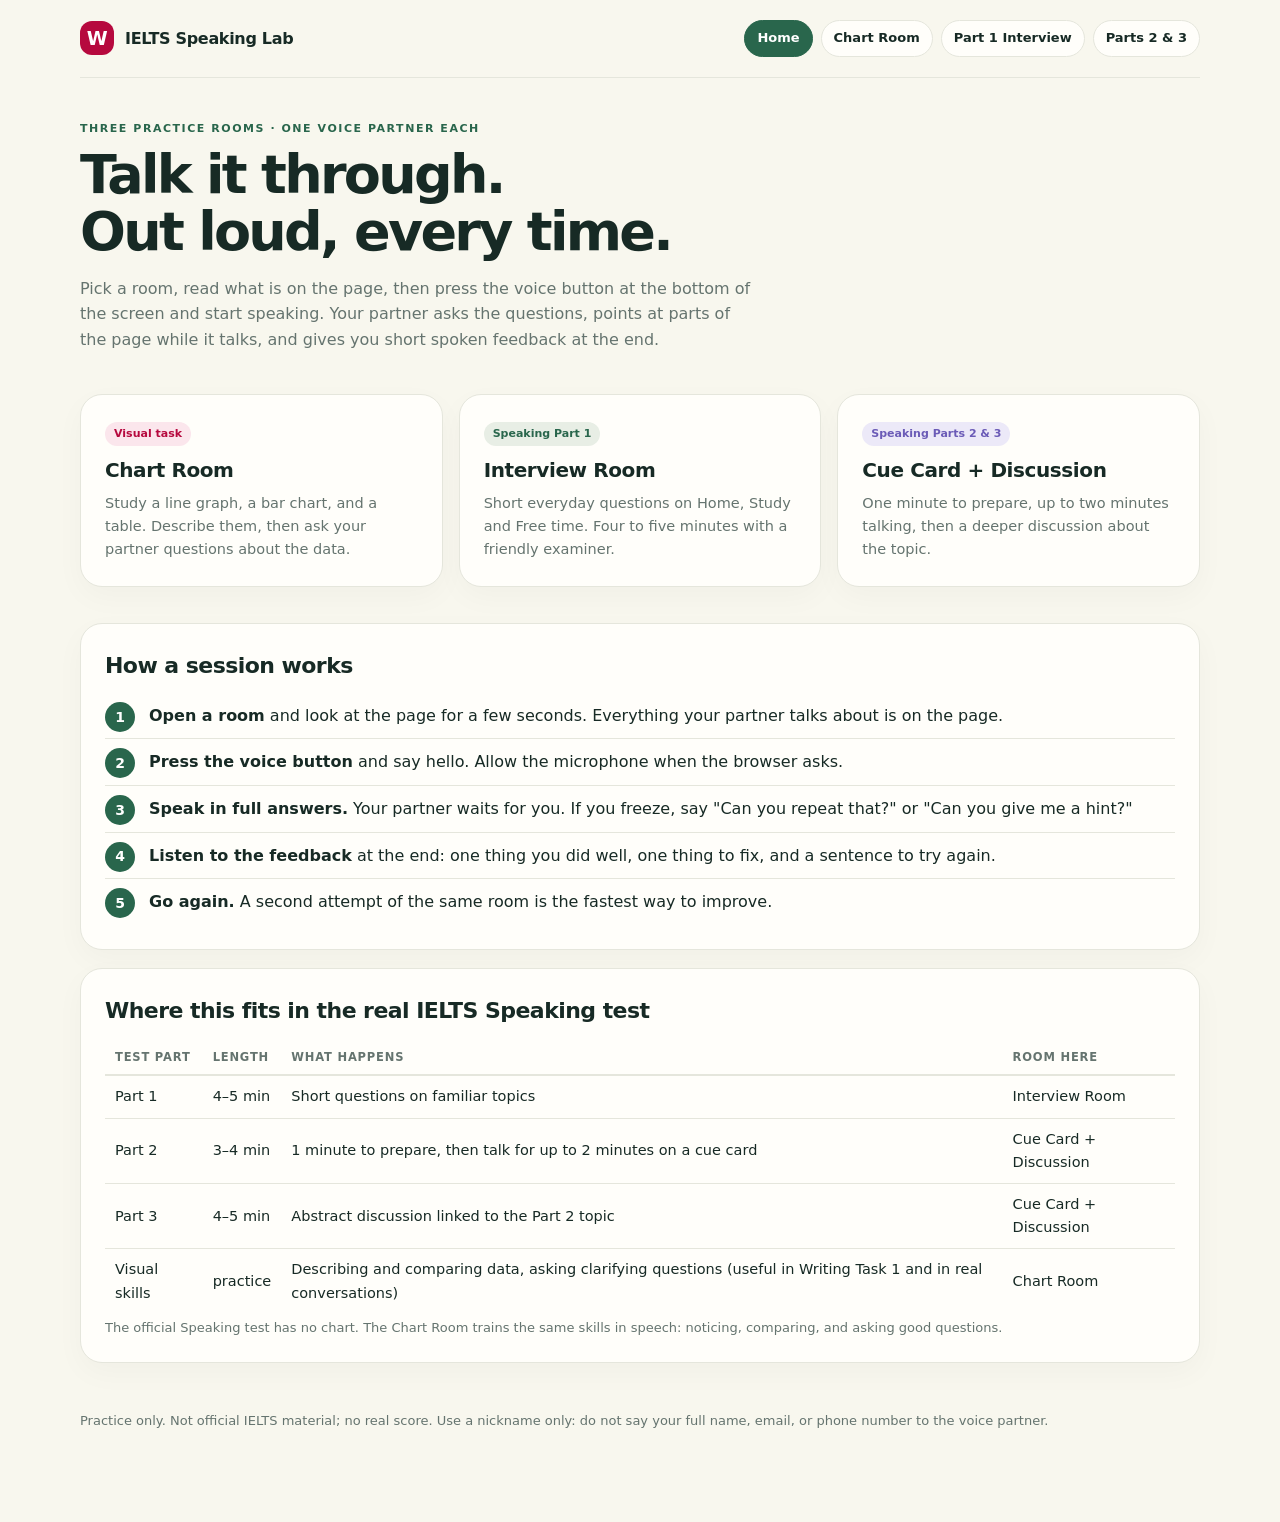
<file: index.html>
<!doctype html>
<html lang="en"><head><meta charset="utf-8"><meta name="viewport" content="width=device-width, initial-scale=1">
<title>Home | IELTS Speaking Lab</title><link rel="stylesheet" href="style.css"></head>
<body>
<header class="top"><a class="brand" href="index.html"><span class="mark">W</span><span>IELTS Speaking Lab</span></a>
<nav class="rooms"><a href="index.html" class="on">Home</a><a href="chart.html" class="">Chart Room</a><a href="part1.html" class="">Part 1 Interview</a><a href="part2-3.html" class="">Parts 2 &amp; 3</a></nav></header>
<main>
<section class="hero"><p class="eyebrow">Three practice rooms · one voice partner each</p>
<h1>Talk it through.<br>Out loud, every time.</h1>
<p class="lead">Pick a room, read what is on the page, then press the voice button at the bottom of the screen and start speaking. Your partner asks the questions, points at parts of the page while it talks, and gives you short spoken feedback at the end.</p></section>
<section class="grid3">
<a class="card room" href="chart.html" id="room-chart"><span class="tag r">Visual task</span><h3>Chart Room</h3><p>Study a line graph, a bar chart, and a table. Describe them, then ask your partner questions about the data.</p></a>
<a class="card room" href="part1.html" id="room-part1"><span class="tag">Speaking Part 1</span><h3>Interview Room</h3><p>Short everyday questions on Home, Study and Free time. Four to five minutes with a friendly examiner.</p></a>
<a class="card room" href="part2-3.html" id="room-part23"><span class="tag v">Speaking Parts 2 &amp; 3</span><h3>Cue Card + Discussion</h3><p>One minute to prepare, up to two minutes talking, then a deeper discussion about the topic.</p></a>
</section>
<section class="card" id="how"><h2>How a session works</h2>
<ol class="steps">
<li><b>Open a room</b> and look at the page for a few seconds. Everything your partner talks about is on the page.</li>
<li><b>Press the voice button</b> and say hello. Allow the microphone when the browser asks.</li>
<li><b>Speak in full answers.</b> Your partner waits for you. If you freeze, say "Can you repeat that?" or "Can you give me a hint?"</li>
<li><b>Listen to the feedback</b> at the end: one thing you did well, one thing to fix, and a sentence to try again.</li>
<li><b>Go again.</b> A second attempt of the same room is the fastest way to improve.</li></ol></section>
<section class="card" id="exam-map"><h2>Where this fits in the real IELTS Speaking test</h2>
<table><thead><tr><th>Test part</th><th>Length</th><th>What happens</th><th>Room here</th></tr></thead><tbody>
<tr><td>Part 1</td><td>4–5 min</td><td>Short questions on familiar topics</td><td>Interview Room</td></tr>
<tr><td>Part 2</td><td>3–4 min</td><td>1 minute to prepare, then talk for up to 2 minutes on a cue card</td><td>Cue Card + Discussion</td></tr>
<tr><td>Part 3</td><td>4–5 min</td><td>Abstract discussion linked to the Part 2 topic</td><td>Cue Card + Discussion</td></tr>
<tr><td>Visual skills</td><td>practice</td><td>Describing and comparing data, asking clarifying questions (useful in Writing Task 1 and in real conversations)</td><td>Chart Room</td></tr></tbody></table>
<p class="sub">The official Speaking test has no chart. The Chart Room trains the same skills in speech: noticing, comparing, and asking good questions.</p></section>
</main>
<footer>Practice only. Not official IELTS material; no real score. Use a nickname only: do not say your full name, email, or phone number to the voice partner.</footer>

</body></html>
</file>
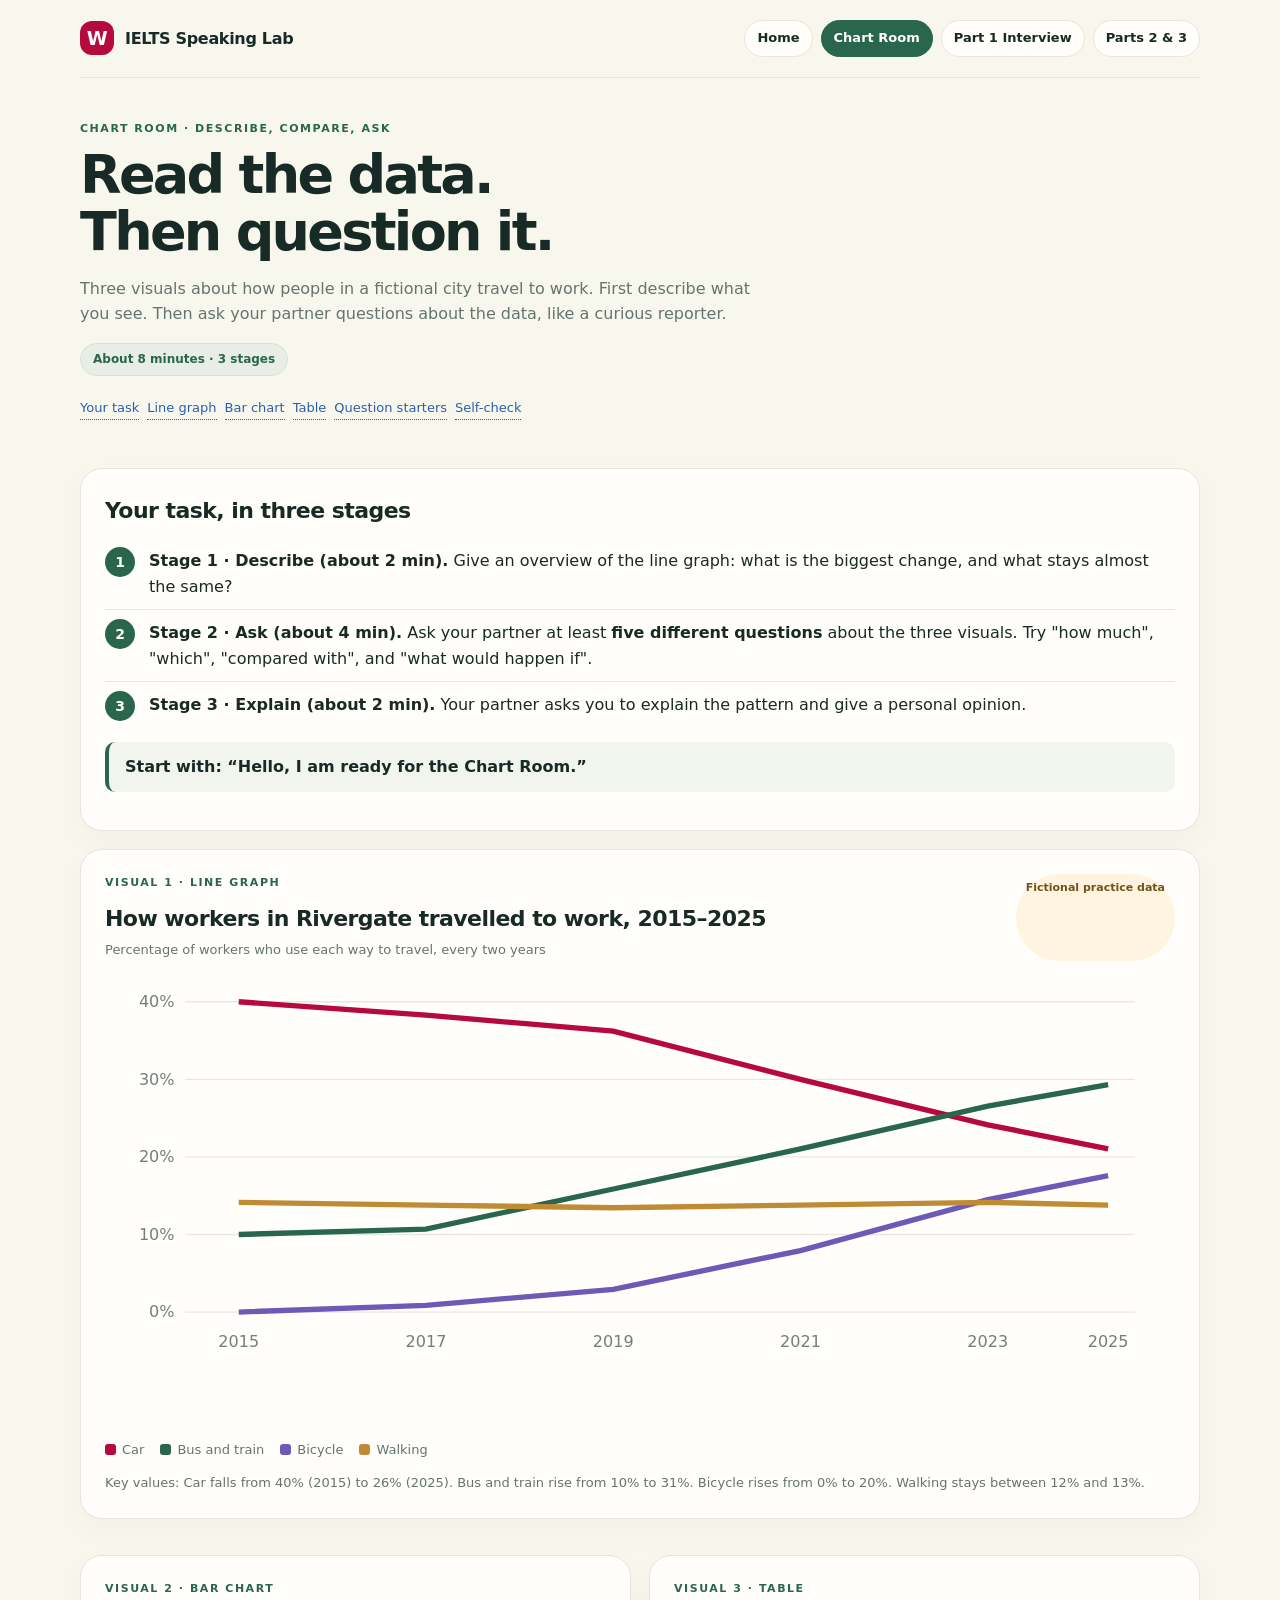
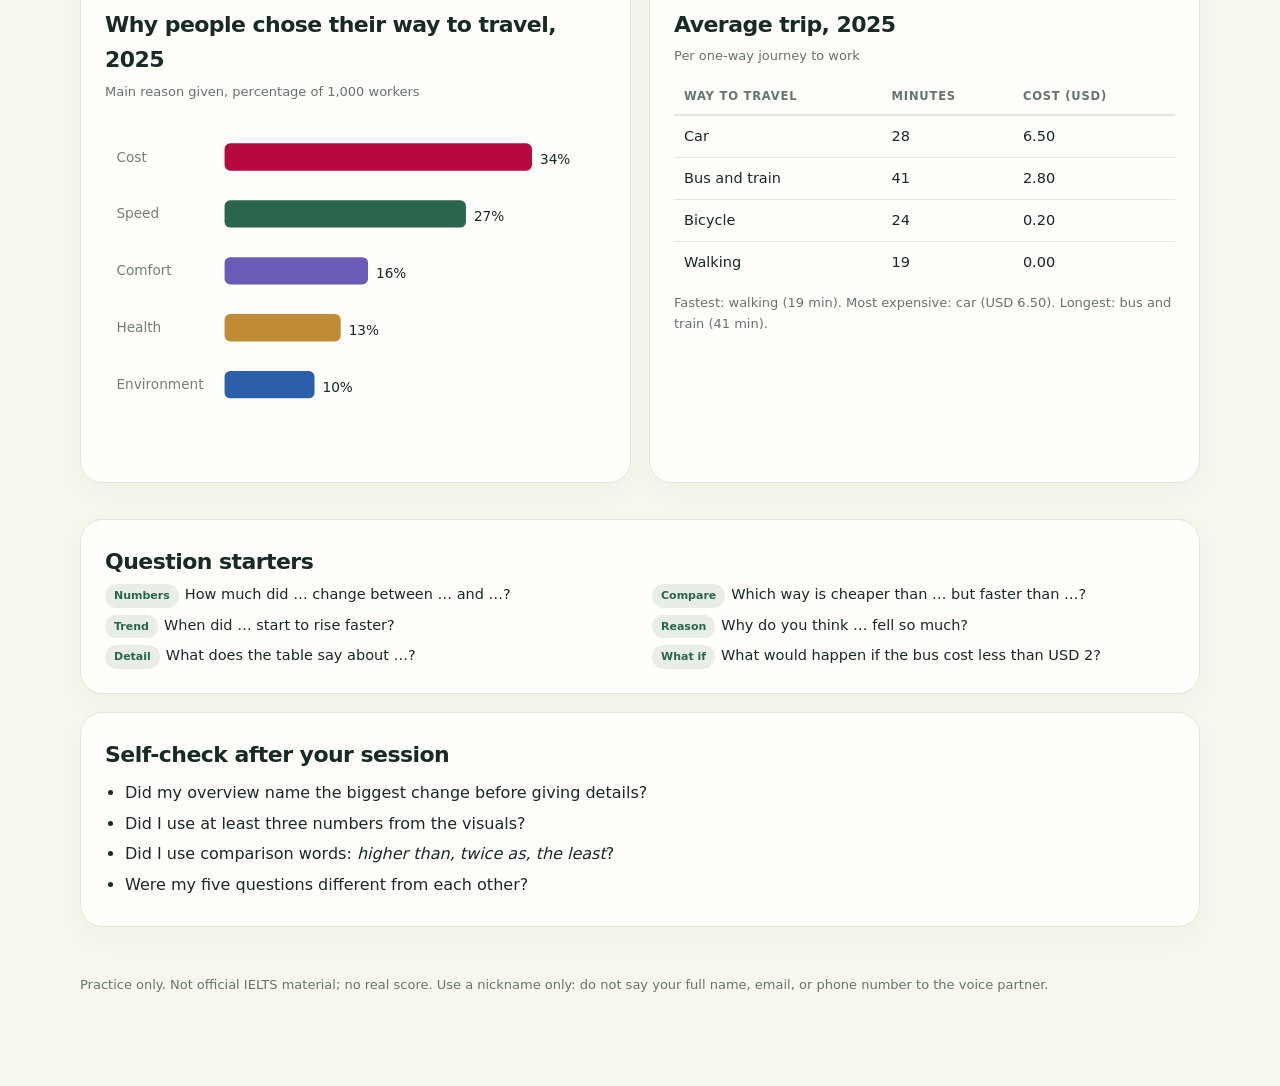
<file: chart.html>
<!doctype html>
<html lang="en"><head><meta charset="utf-8"><meta name="viewport" content="width=device-width, initial-scale=1">
<title>Chart Room | IELTS Speaking Lab</title><link rel="stylesheet" href="style.css"></head>
<body>
<header class="top"><a class="brand" href="index.html"><span class="mark">W</span><span>IELTS Speaking Lab</span></a>
<nav class="rooms"><a href="index.html" class="">Home</a><a href="chart.html" class="on">Chart Room</a><a href="part1.html" class="">Part 1 Interview</a><a href="part2-3.html" class="">Parts 2 &amp; 3</a></nav></header>
<main>
<section class="hero"><p class="eyebrow">Chart Room · describe, compare, ask</p>
<h1>Read the data.<br>Then question it.</h1>
<p class="lead">Three visuals about how people in a fictional city travel to work. First describe what you see. Then ask your partner questions about the data, like a curious reporter.</p>
<span class="pill">About 8 minutes · 3 stages</span>
<div class="toc"><a href="#stage-brief">Your task</a><a href="#visual-line">Line graph</a><a href="#visual-bar">Bar chart</a><a href="#visual-table">Table</a><a href="#question-bank">Question starters</a><a href="#self-check">Self-check</a></div></section>

<section class="card" id="stage-brief"><h2>Your task, in three stages</h2>
<ol class="steps">
<li><b>Stage 1 · Describe (about 2 min).</b> Give an overview of the line graph: what is the biggest change, and what stays almost the same?</li>
<li><b>Stage 2 · Ask (about 4 min).</b> Ask your partner at least <b>five different questions</b> about the three visuals. Try "how much", "which", "compared with", and "what would happen if".</li>
<li><b>Stage 3 · Explain (about 2 min).</b> Your partner asks you to explain the pattern and give a personal opinion.</li></ol>
<div class="prompt">Start with: “Hello, I am ready for the Chart Room.”</div></section>

<section class="card" id="visual-line"><div style="display:flex;justify-content:space-between;gap:12px;flex-wrap:wrap"><div><p class="eyebrow">Visual 1 · Line graph</p><h2>How workers in Rivergate travelled to work, 2015–2025</h2><p class="sub">Percentage of workers who use each way to travel, every two years</p></div><span class="fict">Fictional practice data</span></div>
<div class="chart-wrap"><svg viewBox="0 0 800 340" role="img" aria-label="Line graph of commuting methods in Rivergate 2015 to 2025">
<g stroke="#e7e9e0"><path d="M60 20H770M60 78H770M60 136H770M60 194H770M60 252H770"/></g>
<g fill="#718079" font-size="12" text-anchor="end"><text x="52" y="256">0%</text><text x="52" y="198">10%</text><text x="52" y="140">20%</text><text x="52" y="82">30%</text><text x="52" y="24">40%</text></g>
<g fill="#718079" font-size="12" text-anchor="middle"><text x="100" y="278">2015</text><text x="240" y="278">2017</text><text x="380" y="278">2019</text><text x="520" y="278">2021</text><text x="660" y="278">2023</text><text x="750" y="278">2025</text></g>
<path d="M100 20L240 30L380 42L520 78L660 112L750 130" fill="none" stroke="#b6093e" stroke-width="4"/>
<path d="M100 194L240 190L380 160L520 130L660 98L750 82" fill="none" stroke="#29664c" stroke-width="4"/>
<path d="M100 252L240 247L380 235L520 206L660 168L750 150" fill="none" stroke="#6b5bb7" stroke-width="4"/>
<path d="M100 170L240 172L380 174L520 172L660 170L750 172" fill="none" stroke="#bf8c35" stroke-width="4"/>
</svg></div>
<div class="legend"><span><i style="background:#b6093e"></i>Car</span><span><i style="background:#29664c"></i>Bus and train</span><span><i style="background:#6b5bb7"></i>Bicycle</span><span><i style="background:#bf8c35"></i>Walking</span></div>
<p class="sub" style="margin-top:12px">Key values: Car falls from 40% (2015) to 26% (2025). Bus and train rise from 10% to 31%. Bicycle rises from 0% to 20%. Walking stays between 12% and 13%.</p></section>

<section class="grid2">
<section class="card" id="visual-bar"><div><p class="eyebrow">Visual 2 · Bar chart</p><h2>Why people chose their way to travel, 2025</h2><p class="sub">Main reason given, percentage of 1,000 workers</p></div>
<div class="chart-wrap"><svg viewBox="0 0 440 300" role="img" aria-label="Bar chart of reasons for choosing a way to travel">
<g fill="#718079" font-size="12"><text x="10" y="40">Cost</text><text x="10" y="90">Speed</text><text x="10" y="140">Comfort</text><text x="10" y="190">Health</text><text x="10" y="240">Environment</text></g>
<rect x="105" y="24" width="270" height="24" rx="5" fill="#b6093e"/><text x="382" y="42" font-size="12" fill="#172a25">34%</text>
<rect x="105" y="74" width="212" height="24" rx="5" fill="#29664c"/><text x="324" y="92" font-size="12" fill="#172a25">27%</text>
<rect x="105" y="124" width="126" height="24" rx="5" fill="#6b5bb7"/><text x="238" y="142" font-size="12" fill="#172a25">16%</text>
<rect x="105" y="174" width="102" height="24" rx="5" fill="#bf8c35"/><text x="214" y="192" font-size="12" fill="#172a25">13%</text>
<rect x="105" y="224" width="79" height="24" rx="5" fill="#2b5fa8"/><text x="191" y="242" font-size="12" fill="#172a25">10%</text>
</svg></div></section>

<section class="card" id="visual-table"><div><p class="eyebrow">Visual 3 · Table</p><h2>Average trip, 2025</h2><p class="sub">Per one-way journey to work</p></div>
<table><thead><tr><th>Way to travel</th><th>Minutes</th><th>Cost (USD)</th></tr></thead><tbody>
<tr><td>Car</td><td>28</td><td>6.50</td></tr><tr><td>Bus and train</td><td>41</td><td>2.80</td></tr><tr><td>Bicycle</td><td>24</td><td>0.20</td></tr><tr><td>Walking</td><td>19</td><td>0.00</td></tr></tbody></table>
<p class="sub" style="margin-top:10px">Fastest: walking (19 min). Most expensive: car (USD 6.50). Longest: bus and train (41 min).</p></section>
</section>

<section class="card" id="question-bank"><h2>Question starters</h2><div class="phrase">
<div><span class="tag">Numbers</span>How much did … change between … and …?</div><div><span class="tag">Compare</span>Which way is cheaper than … but faster than …?</div>
<div><span class="tag">Trend</span>When did … start to rise faster?</div><div><span class="tag">Reason</span>Why do you think … fell so much?</div>
<div><span class="tag">Detail</span>What does the table say about …?</div><div><span class="tag">What if</span>What would happen if the bus cost less than USD 2?</div></div></section>

<section class="card" id="self-check"><h2>Self-check after your session</h2><ul class="clean">
<li>Did my overview name the biggest change before giving details?</li><li>Did I use at least three numbers from the visuals?</li>
<li>Did I use comparison words: <i>higher than, twice as, the least</i>?</li><li>Were my five questions different from each other?</li></ul></section>
</main>
<footer>Practice only. Not official IELTS material; no real score. Use a nickname only: do not say your full name, email, or phone number to the voice partner.</footer>
<script src="https://api.foyer.ink/static/widget.js" data-agent-id="tl_bd68a309d75a" data-server="https://api.foyer.ink" async></script>
</body></html>
</file>
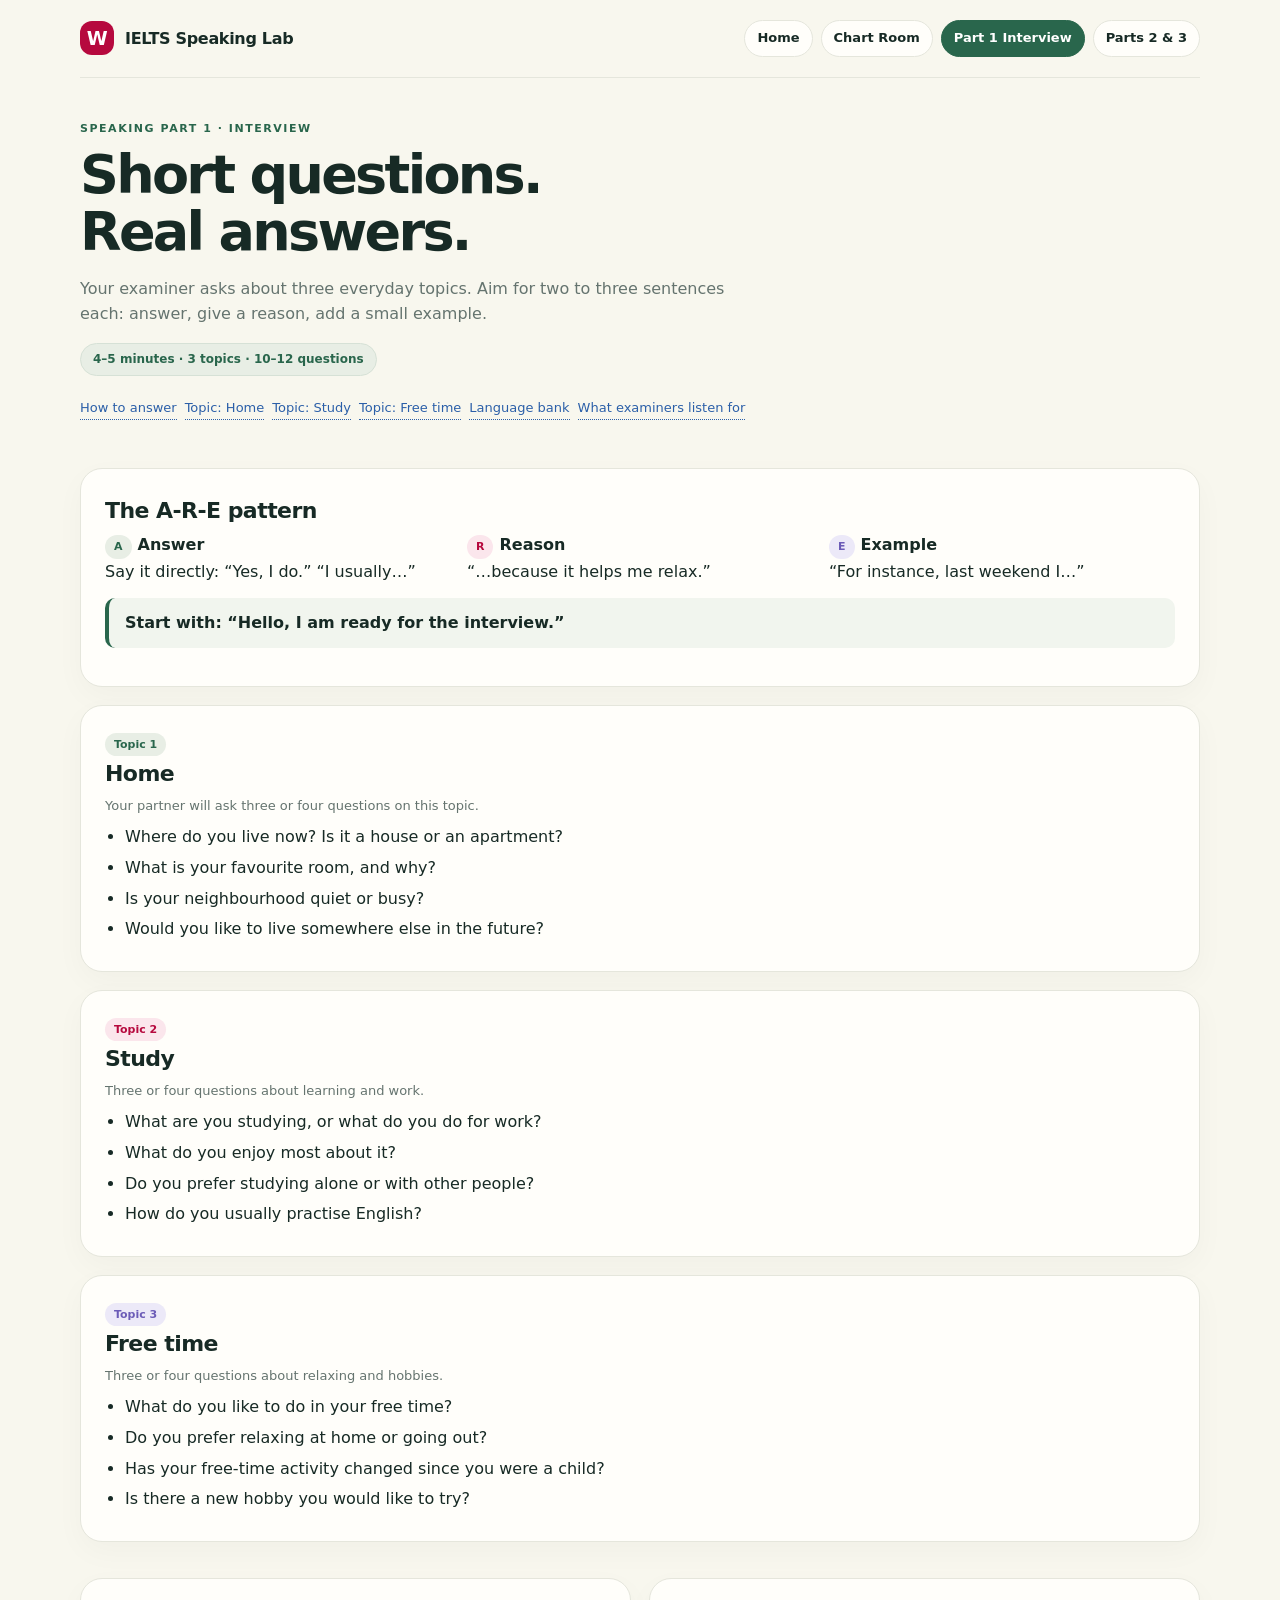
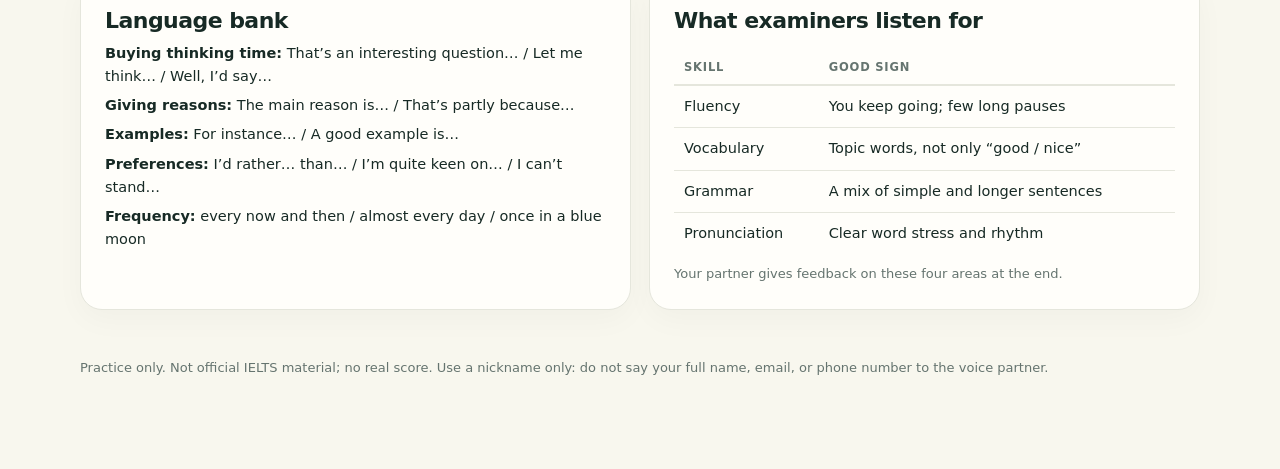
<file: part1.html>
<!doctype html>
<html lang="en"><head><meta charset="utf-8"><meta name="viewport" content="width=device-width, initial-scale=1">
<title>Part 1 Interview | IELTS Speaking Lab</title><link rel="stylesheet" href="style.css"></head>
<body>
<header class="top"><a class="brand" href="index.html"><span class="mark">W</span><span>IELTS Speaking Lab</span></a>
<nav class="rooms"><a href="index.html" class="">Home</a><a href="chart.html" class="">Chart Room</a><a href="part1.html" class="on">Part 1 Interview</a><a href="part2-3.html" class="">Parts 2 &amp; 3</a></nav></header>
<main>
<section class="hero"><p class="eyebrow">Speaking Part 1 · Interview</p>
<h1>Short questions.<br>Real answers.</h1>
<p class="lead">Your examiner asks about three everyday topics. Aim for two to three sentences each: answer, give a reason, add a small example.</p>
<span class="pill">4–5 minutes · 3 topics · 10–12 questions</span>
<div class="toc"><a href="#how-p1">How to answer</a><a href="#topic-home">Topic: Home</a><a href="#topic-study">Topic: Study</a><a href="#topic-free-time">Topic: Free time</a><a href="#language-bank">Language bank</a><a href="#band-guide">What examiners listen for</a></div></section>

<section class="card" id="how-p1"><h2>The A-R-E pattern</h2>
<div class="grid3"><div><span class="tag">A</span><b>Answer</b><br>Say it directly: “Yes, I do.” “I usually…”</div><div><span class="tag r">R</span><b>Reason</b><br>“…because it helps me relax.”</div><div><span class="tag v">E</span><b>Example</b><br>“For instance, last weekend I…”</div></div>
<div class="prompt">Start with: “Hello, I am ready for the interview.”</div></section>

<section class="card" id="topic-home"><span class="tag">Topic 1</span><h2>Home</h2><p class="sub">Your partner will ask three or four questions on this topic.</p>
<ul class="clean"><li>Where do you live now? Is it a house or an apartment?</li><li>What is your favourite room, and why?</li><li>Is your neighbourhood quiet or busy?</li><li>Would you like to live somewhere else in the future?</li></ul></section>

<section class="card" id="topic-study"><span class="tag r">Topic 2</span><h2>Study</h2><p class="sub">Three or four questions about learning and work.</p>
<ul class="clean"><li>What are you studying, or what do you do for work?</li><li>What do you enjoy most about it?</li><li>Do you prefer studying alone or with other people?</li><li>How do you usually practise English?</li></ul></section>

<section class="card" id="topic-free-time"><span class="tag v">Topic 3</span><h2>Free time</h2><p class="sub">Three or four questions about relaxing and hobbies.</p>
<ul class="clean"><li>What do you like to do in your free time?</li><li>Do you prefer relaxing at home or going out?</li><li>Has your free-time activity changed since you were a child?</li><li>Is there a new hobby you would like to try?</li></ul></section>

<section class="grid2">
<section class="card" id="language-bank"><h2>Language bank</h2><div class="phrase" style="grid-template-columns:1fr">
<div><b>Buying thinking time:</b> That’s an interesting question… / Let me think… / Well, I’d say…</div>
<div><b>Giving reasons:</b> The main reason is… / That’s partly because…</div>
<div><b>Examples:</b> For instance… / A good example is…</div>
<div><b>Preferences:</b> I’d rather… than… / I’m quite keen on… / I can’t stand…</div>
<div><b>Frequency:</b> every now and then / almost every day / once in a blue moon</div></div></section>
<section class="card" id="band-guide"><h2>What examiners listen for</h2>
<table><thead><tr><th>Skill</th><th>Good sign</th></tr></thead><tbody>
<tr><td>Fluency</td><td>You keep going; few long pauses</td></tr><tr><td>Vocabulary</td><td>Topic words, not only “good / nice”</td></tr>
<tr><td>Grammar</td><td>A mix of simple and longer sentences</td></tr><tr><td>Pronunciation</td><td>Clear word stress and rhythm</td></tr></tbody></table>
<p class="sub" style="margin-top:10px">Your partner gives feedback on these four areas at the end.</p></section></section>
</main>
<footer>Practice only. Not official IELTS material; no real score. Use a nickname only: do not say your full name, email, or phone number to the voice partner.</footer>
<script src="https://api.foyer.ink/static/widget.js" data-agent-id="tl_c0635945e45d" data-server="https://api.foyer.ink" async></script>
</body></html>
</file>
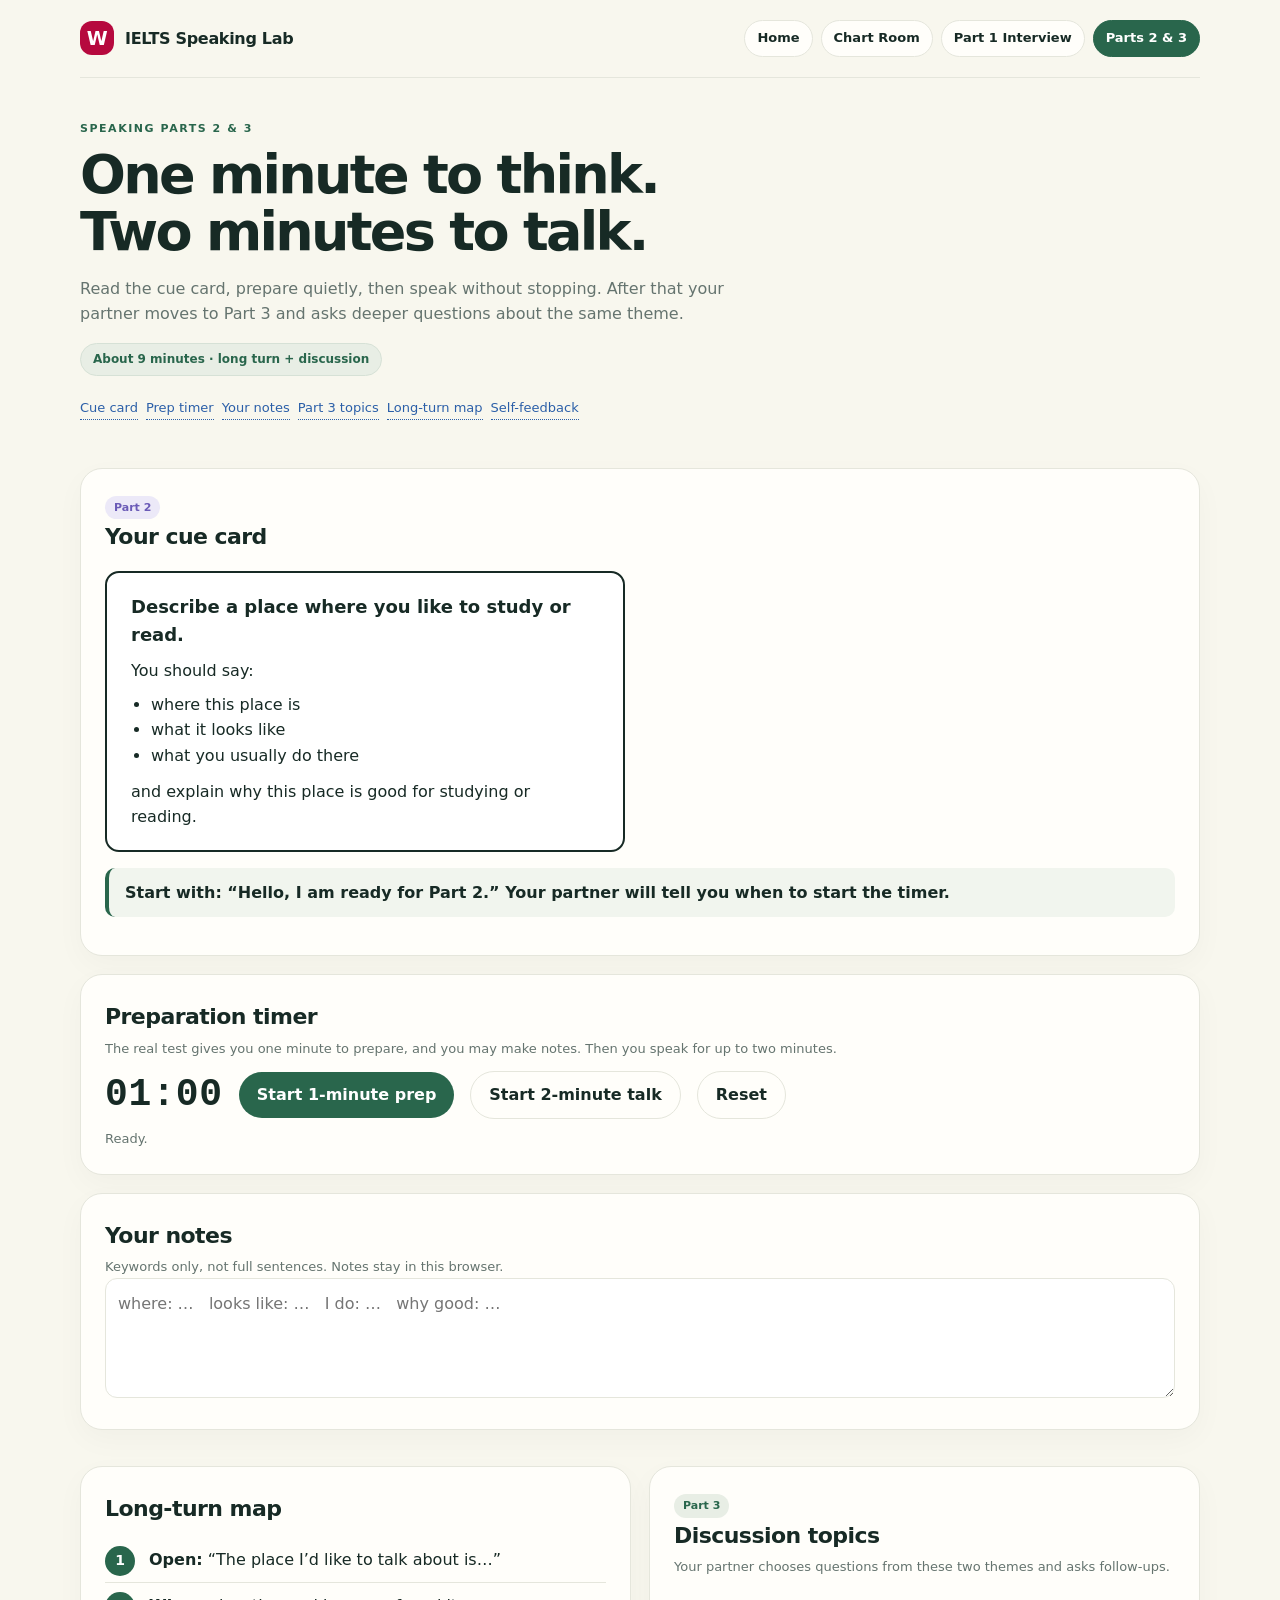
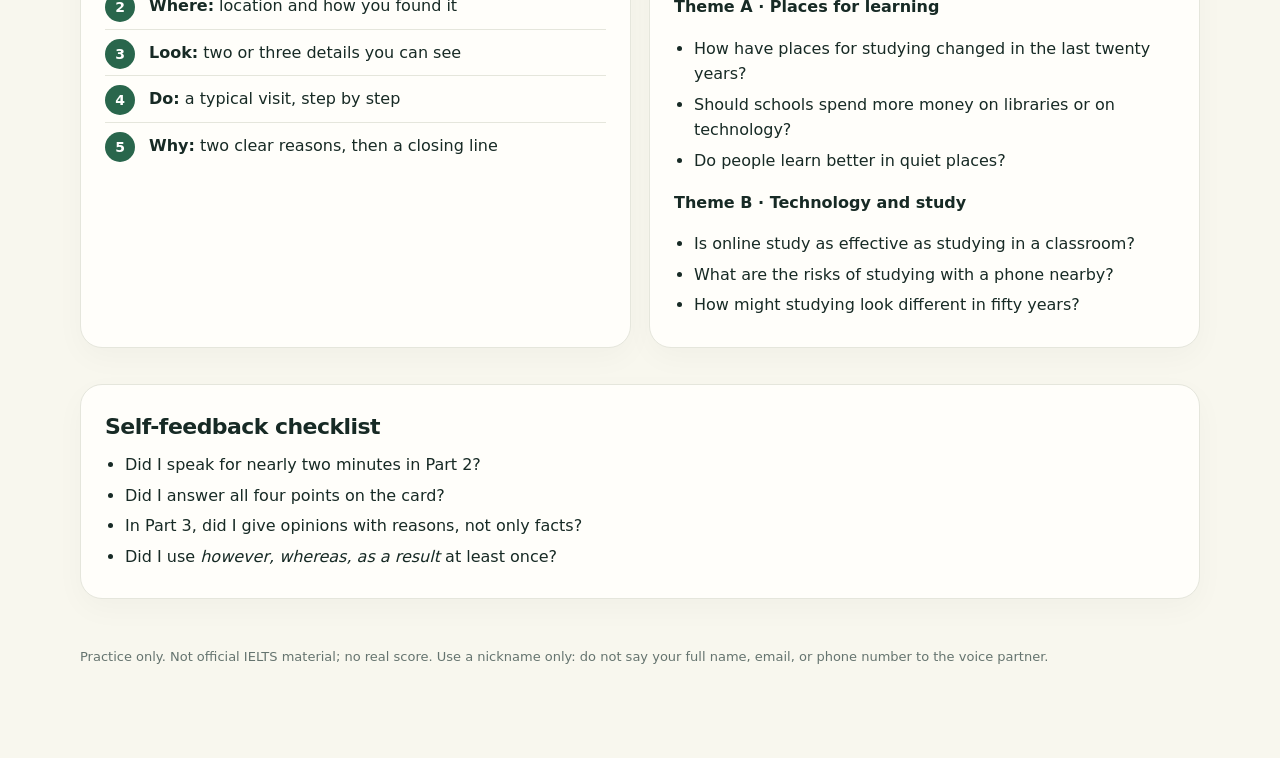
<file: part2-3.html>
<!doctype html>
<html lang="en"><head><meta charset="utf-8"><meta name="viewport" content="width=device-width, initial-scale=1">
<title>Parts 2 and 3 | IELTS Speaking Lab</title><link rel="stylesheet" href="style.css"></head>
<body>
<header class="top"><a class="brand" href="index.html"><span class="mark">W</span><span>IELTS Speaking Lab</span></a>
<nav class="rooms"><a href="index.html" class="">Home</a><a href="chart.html" class="">Chart Room</a><a href="part1.html" class="">Part 1 Interview</a><a href="part2-3.html" class="on">Parts 2 &amp; 3</a></nav></header>
<main>
<section class="hero"><p class="eyebrow">Speaking Parts 2 &amp; 3</p>
<h1>One minute to think.<br>Two minutes to talk.</h1>
<p class="lead">Read the cue card, prepare quietly, then speak without stopping. After that your partner moves to Part 3 and asks deeper questions about the same theme.</p>
<span class="pill">About 9 minutes · long turn + discussion</span>
<div class="toc"><a href="#cue-card">Cue card</a><a href="#prep-timer">Prep timer</a><a href="#notes">Your notes</a><a href="#part3-topics">Part 3 topics</a><a href="#long-turn-map">Long-turn map</a><a href="#feedback-form">Self-feedback</a></div></section>

<section class="card" id="cue-card"><span class="tag v">Part 2</span><h2>Your cue card</h2>
<div class="cue"><h3>Describe a place where you like to study or read.</h3>
<p style="margin:0 0 6px">You should say:</p><ul><li>where this place is</li><li>what it looks like</li><li>what you usually do there</li></ul><p style="margin:10px 0 0">and explain why this place is good for studying or reading.</p></div>
<div class="prompt">Start with: “Hello, I am ready for Part 2.” Your partner will tell you when to start the timer.</div></section>

<section class="card" id="prep-timer"><h2>Preparation timer</h2><p class="sub">The real test gives you one minute to prepare, and you may make notes. Then you speak for up to two minutes.</p>
<div class="timer"><div class="clock" id="clock">01:00</div>
<button class="btn" id="startPrep">Start 1-minute prep</button><button class="btn alt" id="startTalk">Start 2-minute talk</button><button class="btn alt" id="resetTimer">Reset</button></div>
<p class="sub" id="timerMsg" style="margin-top:10px">Ready.</p></section>

<section class="card" id="notes"><h2>Your notes</h2><p class="sub">Keywords only, not full sentences. Notes stay in this browser.</p>
<textarea id="notesBox" placeholder="where: …   looks like: …   I do: …   why good: …"></textarea></section>

<section class="grid2">
<section class="card" id="long-turn-map"><h2>Long-turn map</h2><ol class="steps">
<li><b>Open:</b> “The place I’d like to talk about is…”</li><li><b>Where:</b> location and how you found it</li>
<li><b>Look:</b> two or three details you can see</li><li><b>Do:</b> a typical visit, step by step</li><li><b>Why:</b> two clear reasons, then a closing line</li></ol></section>
<section class="card" id="part3-topics"><span class="tag">Part 3</span><h2>Discussion topics</h2><p class="sub">Your partner chooses questions from these two themes and asks follow-ups.</p>
<p><b>Theme A · Places for learning</b></p><ul class="clean"><li>How have places for studying changed in the last twenty years?</li><li>Should schools spend more money on libraries or on technology?</li><li>Do people learn better in quiet places?</li></ul>
<p><b>Theme B · Technology and study</b></p><ul class="clean"><li>Is online study as effective as studying in a classroom?</li><li>What are the risks of studying with a phone nearby?</li><li>How might studying look different in fifty years?</li></ul></section></section>

<section class="card" id="feedback-form"><h2>Self-feedback checklist</h2><ul class="clean">
<li>Did I speak for nearly two minutes in Part 2?</li><li>Did I answer all four points on the card?</li>
<li>In Part 3, did I give opinions with reasons, not only facts?</li><li>Did I use <i>however, whereas, as a result</i> at least once?</li></ul></section>

<script>
(function(){
 var clock=document.getElementById('clock'),msg=document.getElementById('timerMsg'),t=null,left=60;
 function fmt(s){var m=Math.floor(s/60),r=s%60;return String(m).padStart(2,'0')+':'+String(r).padStart(2,'0')}
 function run(sec,done,label){clearInterval(t);left=sec;clock.textContent=fmt(left);msg.textContent=label;
  t=setInterval(function(){left--;clock.textContent=fmt(Math.max(left,0));if(left<=0){clearInterval(t);msg.textContent=done}},1000)}
 document.getElementById('startPrep').onclick=function(){run(60,'Prep time is over. Press the voice button and start talking.','Preparing… write keywords only.')}
 document.getElementById('startTalk').onclick=function(){run(120,'Two minutes finished. Your partner will move to Part 3.','Talking… keep going until the timer ends.')}
 document.getElementById('resetTimer').onclick=function(){clearInterval(t);left=60;clock.textContent='01:00';msg.textContent='Ready.'}
 var nb=document.getElementById('notesBox');nb.value=localStorage.getItem('ielts_notes')||'';nb.oninput=function(){localStorage.setItem('ielts_notes',nb.value)}
})();
</script>
</main>
<footer>Practice only. Not official IELTS material; no real score. Use a nickname only: do not say your full name, email, or phone number to the voice partner.</footer>
<script src="https://api.foyer.ink/static/widget.js" data-agent-id="tl_d4f801d1aec4" data-server="https://api.foyer.ink" async></script>
</body></html>
</file>
<file: style.css>
:root{--ink:#172a25;--muted:#65746f;--paper:#f8f7ee;--white:#fffefa;--red:#b6093e;--green:#29664c;--violet:#6b5bb7;--line:#e5e6dc;--gold:#bf8c35;--blue:#2b5fa8}
*{box-sizing:border-box}html{scroll-behavior:smooth}
body{margin:0;background:var(--paper);color:var(--ink);font:16px/1.6 Inter,ui-sans-serif,system-ui,-apple-system,"Segoe UI",sans-serif}
header.top,main,footer{width:min(1120px,calc(100% - 40px));margin:auto}
header.top{display:flex;align-items:center;justify-content:space-between;padding:20px 0;border-bottom:1px solid var(--line);gap:16px;flex-wrap:wrap}
.brand{display:flex;align-items:center;gap:11px;font-weight:750;letter-spacing:-.02em;text-decoration:none;color:var(--ink)}
.mark{width:34px;height:34px;border-radius:12px;background:var(--red);display:grid;place-items:center;color:#fff;font-size:19px}
nav.rooms{display:flex;gap:8px;flex-wrap:wrap}
nav.rooms a{font-size:13px;font-weight:650;text-decoration:none;color:var(--ink);padding:7px 12px;border-radius:999px;border:1px solid var(--line);background:var(--white)}
nav.rooms a.on{background:var(--green);color:#fff;border-color:var(--green)}
.hero{padding:42px 0 24px}
.eyebrow{text-transform:uppercase;letter-spacing:.14em;font-size:11px;font-weight:800;color:var(--green);margin:0 0 10px}
h1{font-size:clamp(32px,5vw,54px);line-height:1.04;letter-spacing:-.05em;margin:0;max-width:760px}
.lead{max-width:680px;color:var(--muted);margin:16px 0 0}
.pill{display:inline-block;background:#e8eee5;border:1px solid #d6e1d6;color:var(--green);padding:6px 12px;border-radius:999px;font-size:12px;font-weight:750;margin-top:16px}
.toc{display:flex;gap:8px;flex-wrap:wrap;margin:22px 0 6px}
.toc a{font-size:13px;color:var(--blue);text-decoration:none;border-bottom:1px dotted var(--blue)}
.card{background:var(--white);border:1px solid var(--line);border-radius:22px;box-shadow:0 10px 30px #172a2508;padding:24px;margin:18px 0;scroll-margin-top:20px}
.card h2{font-size:22px;letter-spacing:-.025em;margin:0 0 4px}
.sub{color:var(--muted);font-size:13px;margin:4px 0 0}
.grid2{display:grid;grid-template-columns:1fr 1fr;gap:18px}
.grid3{display:grid;grid-template-columns:repeat(3,1fr);gap:16px}
@media(max-width:820px){.grid2,.grid3{grid-template-columns:1fr}}
table{width:100%;border-collapse:collapse;font-size:14.5px;margin-top:12px}
th{text-align:left;color:var(--muted);font-size:11.5px;text-transform:uppercase;letter-spacing:.07em;padding:8px 10px;border-bottom:2px solid var(--line)}
td{padding:9px 10px;border-bottom:1px solid var(--line)}
tr:last-child td{border-bottom:none}
svg{display:block;width:100%;height:auto;min-width:480px}
.chart-wrap{overflow-x:auto;margin-top:14px}
.legend{display:flex;gap:16px;flex-wrap:wrap;font-size:13px;margin-top:10px;color:var(--muted)}
.legend i{display:inline-block;width:11px;height:11px;border-radius:3px;margin-right:6px;vertical-align:-1px}
.fict{display:inline-block;background:#fff4df;color:#73521d;font-size:11px;font-weight:800;border-radius:999px;padding:5px 10px}
.prompt{background:#f1f5ee;border-left:4px solid var(--green);padding:12px 16px;border-radius:10px;margin:14px 0;font-weight:600}
.cue{background:#fff;border:2px solid var(--ink);border-radius:14px;padding:20px 24px;max-width:520px;margin:16px 0}
.cue h3{margin:0 0 8px;font-size:18px}.cue ul{margin:8px 0 0;padding-left:20px}
.timer{display:flex;align-items:center;gap:16px;flex-wrap:wrap;margin-top:12px}
.timer .clock{font:700 38px/1 ui-monospace,Consolas,monospace;letter-spacing:.02em;min-width:110px}
button.btn{font:inherit;font-weight:700;border:0;border-radius:999px;padding:10px 18px;background:var(--green);color:#fff;cursor:pointer}
button.btn.alt{background:var(--white);color:var(--ink);border:1px solid var(--line)}
textarea{width:100%;min-height:120px;border:1px solid var(--line);border-radius:12px;padding:12px;font:inherit;background:#fff;resize:vertical}
ul.clean{margin:8px 0 0;padding-left:20px}ul.clean li{margin:5px 0}
.tag{display:inline-block;font-size:11px;font-weight:800;border-radius:999px;padding:3px 9px;margin-right:6px;background:#e8eee5;color:var(--green)}
.tag.r{background:#fbe6ec;color:var(--red)}.tag.v{background:#ece9f8;color:var(--violet)}.tag.g{background:#fff4df;color:#73521d}
.phrase{display:grid;grid-template-columns:1fr 1fr;gap:6px 24px;font-size:14.5px}
@media(max-width:820px){.phrase{grid-template-columns:1fr}}
.room{display:block;text-decoration:none;color:inherit;transition:transform .15s}
.room:hover{transform:translateY(-3px)}
.room h3{margin:8px 0 6px;font-size:20px;letter-spacing:-.02em}
.room p{margin:0;color:var(--muted);font-size:14.5px}
.steps{counter-reset:s;list-style:none;padding:0;margin:10px 0 0}
.steps li{counter-increment:s;padding:10px 0 10px 44px;position:relative;border-bottom:1px solid var(--line)}
.steps li:last-child{border:none}
.steps li:before{content:counter(s);position:absolute;left:0;top:9px;width:30px;height:30px;border-radius:50%;background:var(--green);color:#fff;font-weight:800;display:grid;place-items:center;font-size:14px}
footer{padding:30px 0 90px;color:var(--muted);font-size:13px}
.hl{outline:3px solid var(--gold);outline-offset:4px;transition:outline .2s}
</file>
